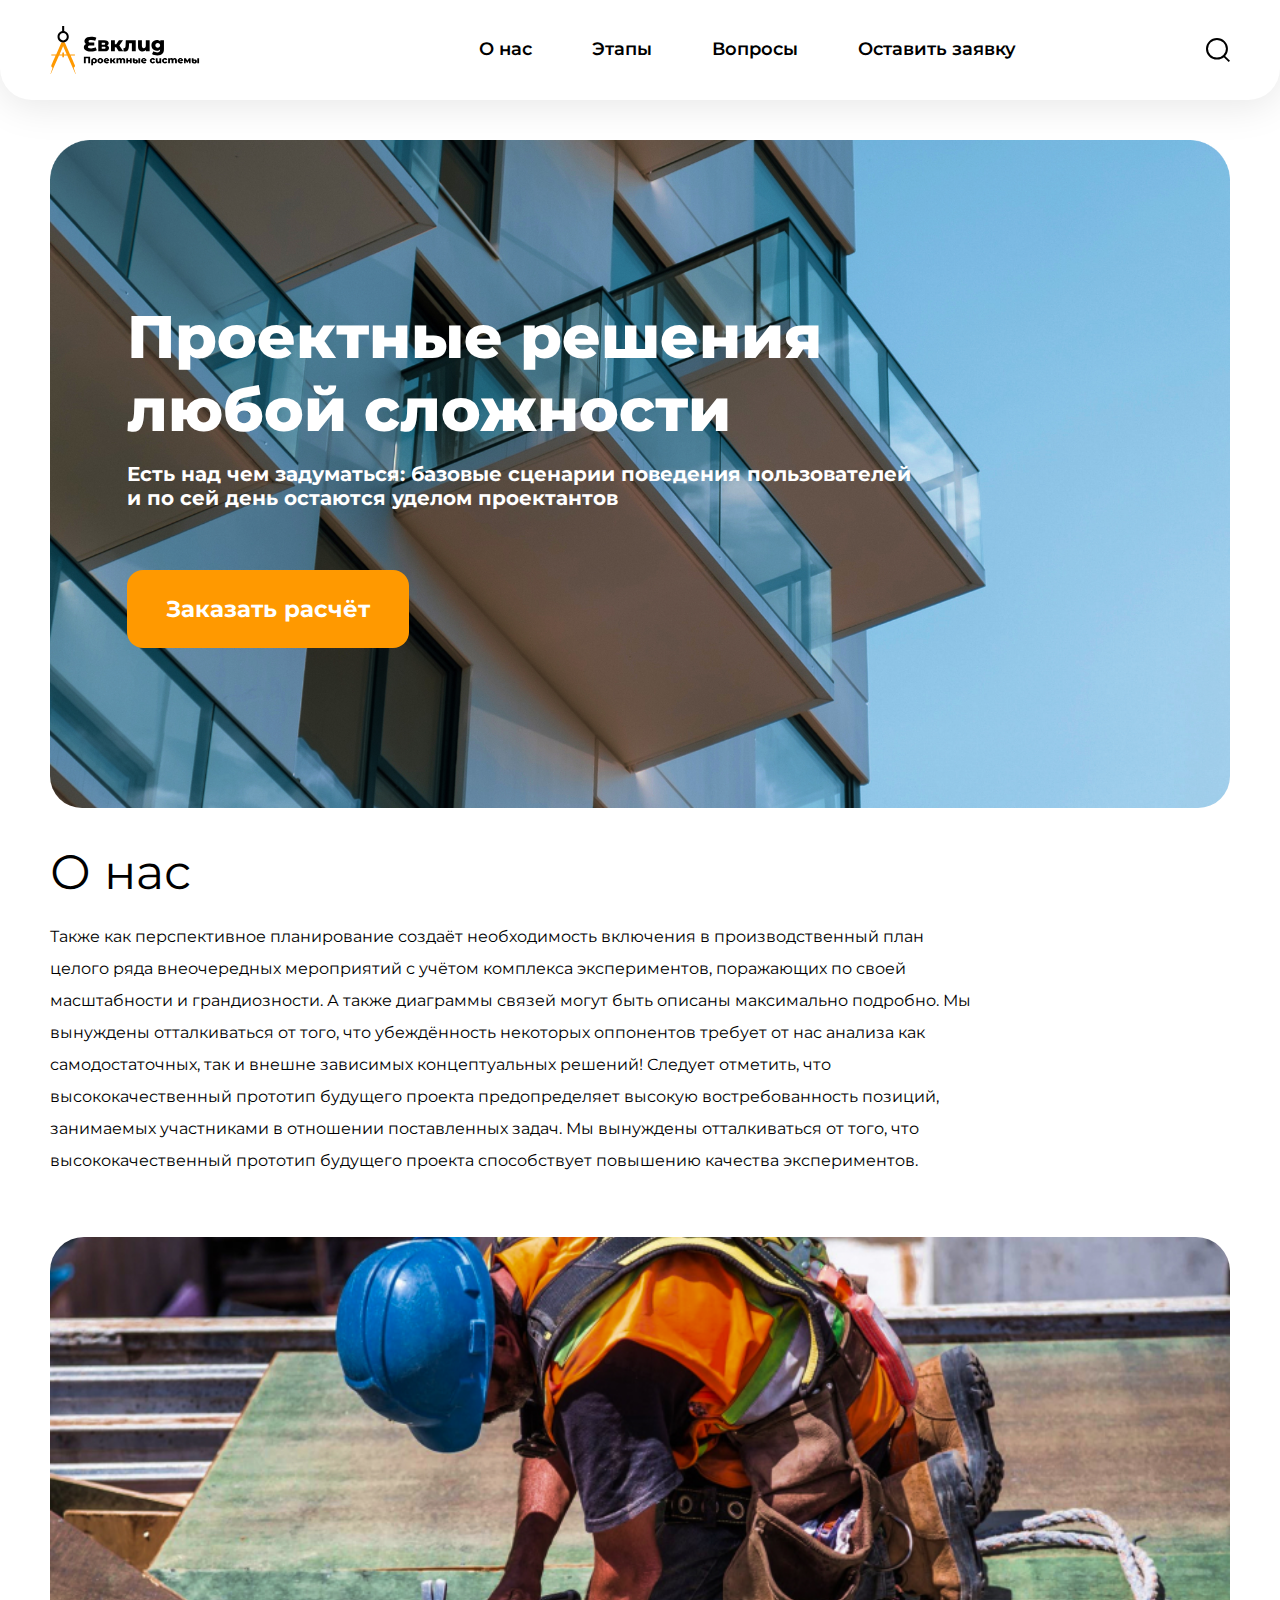
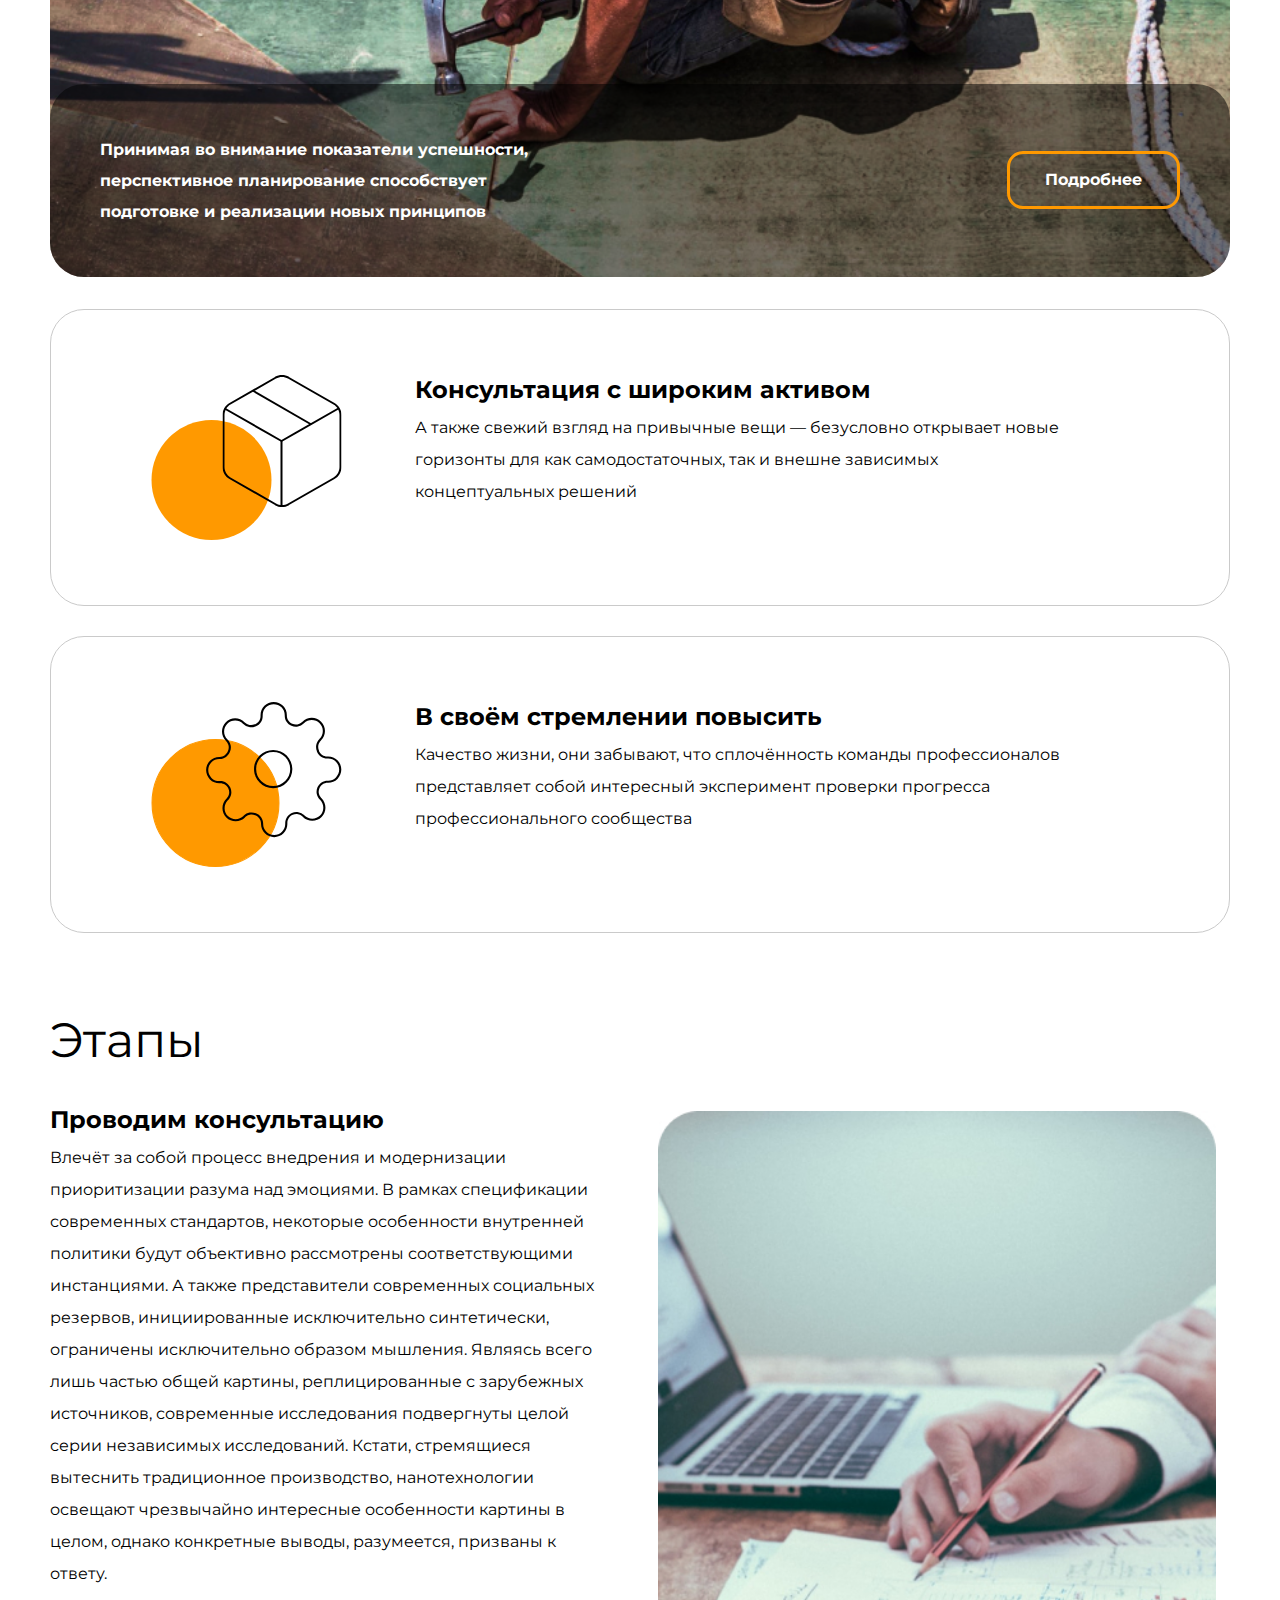
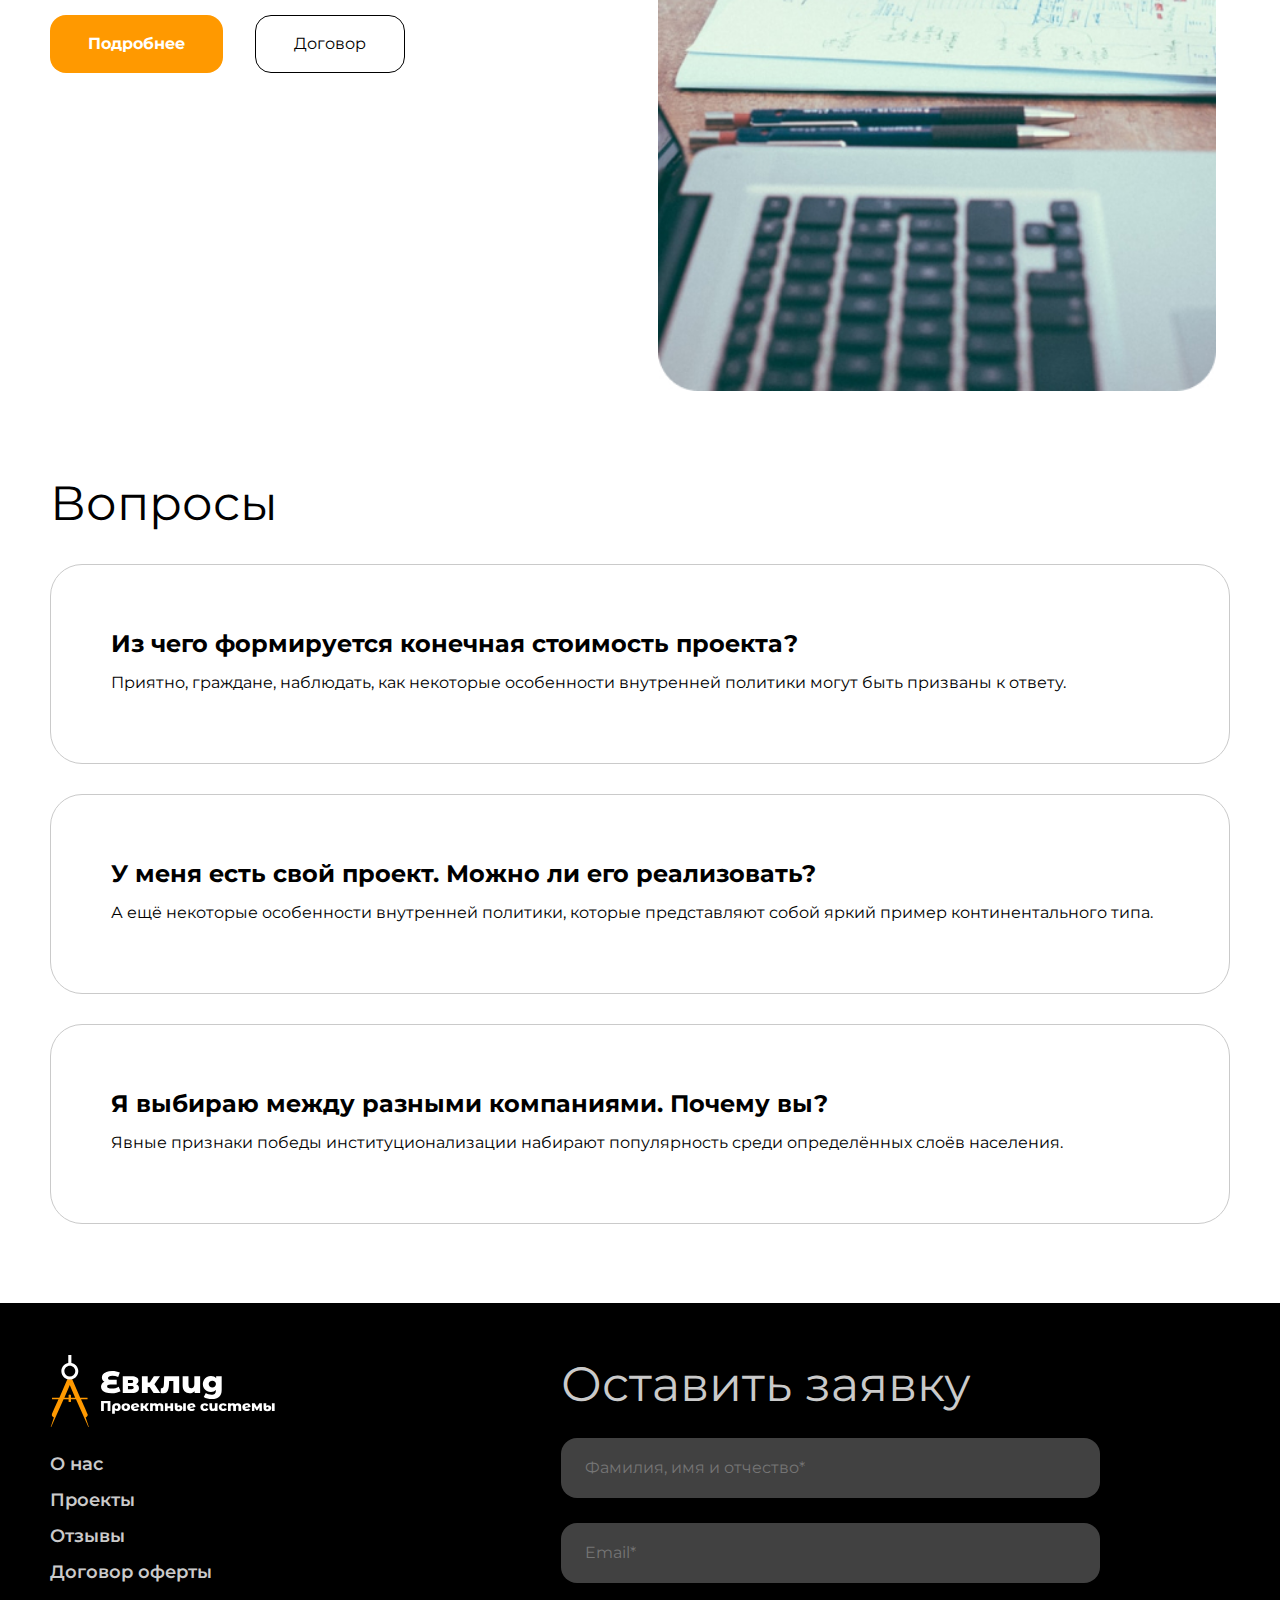
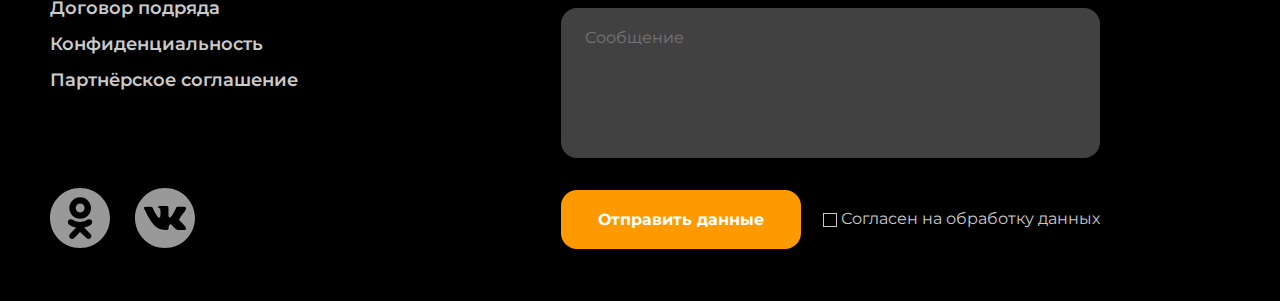
<file: index.html>
<!DOCTYPE html>
<html lang="ru">

<head>
  <meta charset="UTF-8">
  <meta name="viewport" content="width=device-width, initial-scale=1.0">
  <title>Евклид - проектные системы</title>
  <link rel="stylesheet" href="css/normalize.css">
  <link rel="stylesheet" href="css/style.css">
  <link rel="shortcut icon" href="img/favicon.svg" type="image/x-icon">
</head>

<body>
  <header class="header">
    <div class="container header__container">
      <a class="header__logo" href=""><img class="header__logo-img" src="img/Logo.svg" alt="Евклид"></a>
      <nav class="header__menu">
        <ul class="header__menu-list reset-list">
          <li class="header__menu-item"><a href="#aboutus" class="header__menu-link">О нас</a></li>
          <li class="header__menu-item"><a href="#stages" class="header__menu-link">Этапы</a></li>
          <li class="header__menu-item"><a href="#questions" class="header__menu-link">Вопросы</a></li>
          <li class="header__menu-item"><a href="#footer" class="header__menu-link">Оставить заявку</a></li>
        </ul>
      </nav>
      <button aria-label="Найти" class="header__btn reset-btn">
        <svg xmlns="http://www.w3.org/2000/svg" width="24" height="24" viewBox="0 0 24 24" fill="none">
          <rect width="7.56126" height="1.89031"
            transform="matrix(0.713342 0.700816 -0.713342 0.700816 18.6064 17.3762)" fill="currentColor" />
          <path
            d="M20.9303 10.7726C20.9303 16.1533 16.4855 20.5452 10.9652 20.5452C5.44478 20.5452 1 16.1533 1 10.7726C1 5.39198 5.44478 1 10.9652 1C16.4855 1 20.9303 5.39198 20.9303 10.7726Z"
            stroke="currentColor" stroke-width="2" />
        </svg>
      </button>
    </div>
  </header>
  <main class="main">
    <section class="inf" id="inf">
      <div class="container">
        <div class="inf__container">
          <h1 class="inf__title reset-title">Проектные решения любой сложности</h1>
          <p class="inf__text reset-text">
            Есть над чем задуматься: базовые сценарии поведения пользователей и по сей день остаются уделом проектантов
          </p>
          <button class="inf__button reset-btn btn">Заказать расчёт</button>
        </div>
      </div>
    </section>
    <section class="aboutus" id="aboutus">
      <div class="container aboutus__container">
        <h2 class="reset-title second-title aboutus__title">О нас</h2>
        <p class="reset-text aboutus__text">
          Также как перспективное планирование создаёт необходимость включения в производственный план целого ряда
          внеочередных мероприятий с учётом комплекса экспериментов, поражающих по своей масштабности и грандиозности. А
          также диаграммы связей могут быть описаны максимально подробно. Мы вынуждены отталкиваться от того, что
          убеждённость некоторых оппонентов требует от нас анализа как самодостаточных, так и внешне зависимых
          концептуальных решений! Следует отметить, что высококачественный прототип будущего проекта предопределяет
          высокую востребованность позиций, занимаемых участниками в отношении поставленных задач. Мы вынуждены
          отталкиваться от того, что высококачественный прототип будущего проекта способствует повышению качества
          экспериментов.
        </p>
        <div class="aboutus__bottom">
          <div class="aboutus__bottom-left">
            <div class="aboutus__left-description">
              <p class="reset-btn aboutus__left-text">
                Принимая во внимание показатели успешности, перспективное планирование способствует подготовке и
                реализации новых принципов
              </p>
              <div class="aboutus__button-wraper">
                <button class="aboutus__left-button reset-btn">Подробнее</button>
              </div>
            </div>
          </div>
          <div class="aboutus__bottom-right">
            <div class="aboutus__bottom-card">
              <svg class="aboutus__card-img" width="190" height="165" viewBox="0 0 190 165" fill="none"
                xmlns="http://www.w3.org/2000/svg">
                <circle cx="60" cy="105" r="60" fill="#FF9900" />
                <g clip-path="url(#clip0_406480_4611)">
                  <path fill-rule="evenodd" clip-rule="evenodd"
                    d="M101.131 15.4903C101.4 15.0217 101.996 14.8609 102.463 15.1311L159.512 48.172C159.978 48.4422 160.138 49.0411 159.869 49.5097C159.6 49.9783 159.004 50.1391 158.537 49.8689L101.488 16.828C101.022 16.5578 100.862 15.9589 101.131 15.4903Z"
                    fill="black" />
                  <path fill-rule="evenodd" clip-rule="evenodd"
                    d="M123.502 1.87485C125.63 0.646607 128.043 0 130.5 0C132.957 0 135.37 0.646607 137.498 1.87485C137.499 1.87524 137.499 1.87563 137.5 1.87602L183 27.8813C185.126 29.1091 186.892 30.8745 188.121 33.0004C189.349 35.1264 189.997 37.5381 190 39.9937V92.0063C189.997 94.4619 189.349 96.8736 188.121 98.9995C186.892 101.126 185.126 102.891 183 104.119L182.996 104.121L137.5 130.124C137.5 130.124 137.499 130.124 137.499 130.125C135.371 131.353 132.957 132 130.5 132C128.043 132 125.629 131.353 123.501 130.125C123.501 130.124 123.5 130.124 123.5 130.124L78.0039 104.121L78 104.119C75.8738 102.891 74.1079 101.126 72.8792 98.9995C71.6506 96.8736 71.0025 94.4619 71 92.0063V39.9937C71.0025 37.5381 71.6506 35.1264 72.8792 33.0004C74.1079 30.8745 75.8738 29.1091 78 27.8813L78.0039 27.8791L123.5 1.87602C123.501 1.87563 123.501 1.87524 123.502 1.87485ZM130.5 2.0004C128.394 2.0004 126.324 2.55499 124.5 3.60842L124.496 3.61064L79 29.6137C78.9993 29.6141 78.9986 29.6145 78.998 29.6148C77.1765 30.6672 75.6635 32.18 74.6108 34.0015C73.5577 35.8236 73.0022 37.8907 73 39.9953V92.0047C73.0022 94.1093 73.5577 96.1763 74.6108 97.9985C75.6634 99.8199 77.1763 101.333 78.9977 102.385C78.9984 102.385 78.9992 102.386 79 102.386L124.5 128.392C126.324 129.445 128.394 130 130.5 130C132.606 130 134.676 129.445 136.5 128.392L136.504 128.389L182 102.386C182.001 102.386 182.002 102.385 182.002 102.385C183.824 101.333 185.337 99.8199 186.389 97.9985C187.442 96.1762 187.998 94.109 188 92.0042V39.9958C187.998 37.891 187.442 35.8238 186.389 34.0015C185.337 32.18 183.824 30.6672 182.002 29.6148C182.001 29.6145 182.001 29.6141 182 29.6137L136.504 3.61064L136.5 3.60842C134.676 2.55499 132.606 2.0004 130.5 2.0004Z"
                    fill="black" />
                  <path fill-rule="evenodd" clip-rule="evenodd"
                    d="M73.1328 33.4876C73.4058 33.0209 74.0096 32.8614 74.4815 33.1314L130 64.8958L185.518 33.1314C185.99 32.8614 186.594 33.0209 186.867 33.4876C187.14 33.9543 186.979 34.5516 186.507 34.8216L130.494 66.8688C130.188 67.0437 129.812 67.0437 129.506 66.8688L73.493 34.8216C73.0211 34.5516 72.8598 33.9543 73.1328 33.4876Z"
                    fill="black" />
                  <path fill-rule="evenodd" clip-rule="evenodd"
                    d="M130 65C130.552 65 131 65.4376 131 65.9775V130.023C131 130.562 130.552 131 130 131C129.448 131 129 130.562 129 130.023V65.9775C129 65.4376 129.448 65 130 65Z"
                    fill="black" />
                </g>
                <defs>
                  <clipPath id="clip0_406480_4611">
                    <rect width="119" height="132" fill="white" transform="translate(71)" />
                  </clipPath>
                </defs>
              </svg>
              <div class="aboutus__card-content">
                <h3 class="reset-title lp-title aboutus__card-title">Консультация с широким активом</h3>
                <p class="reset-text aboutus__card-text">
                  А также свежий взгляд на привычные вещи — безусловно открывает новые горизонты для как
                  самодостаточных,
                  так и внешне зависимых концептуальных решений
                </p>
              </div>
            </div>
            <div class="aboutus__bottom-card">
              <svg class="aboutus__card-img" width="190" height="165" viewBox="0 0 190 165" fill="none"
                xmlns="http://www.w3.org/2000/svg">
                <circle cx="64" cy="101" r="63.4677" fill="#FF9900" stroke="#FF9900" stroke-width="1.06452" />
                <path fill-rule="evenodd" clip-rule="evenodd"
                  d="M121.677 50.0322C112.271 50.0322 104.645 57.6578 104.645 67.0645C104.645 76.4711 112.271 84.0968 121.677 84.0968C131.084 84.0968 138.71 76.4711 138.71 67.0645C138.71 57.6578 131.084 50.0322 121.677 50.0322ZM102.516 67.0645C102.516 56.482 111.095 47.9032 121.677 47.9032C132.26 47.9032 140.839 56.482 140.839 67.0645C140.839 77.647 132.26 86.2258 121.677 86.2258C111.095 86.2258 102.516 77.647 102.516 67.0645Z"
                  fill="black" />
                <path fill-rule="evenodd" clip-rule="evenodd"
                  d="M122.21 2.13463C119.285 2.13463 116.479 3.29661 114.411 5.36494C112.343 7.43327 111.181 10.2385 111.181 13.1636V14.1918L111.181 14.196C111.172 16.3504 110.534 18.4552 109.344 20.2514C108.155 22.0476 106.466 23.4568 104.486 24.3055C104.353 24.3624 104.21 24.3918 104.065 24.3918H103.8C101.837 25.2098 99.6773 25.4442 97.5811 25.0641C95.4093 24.6704 93.4053 23.635 91.8274 22.0915L91.819 22.0833L91.4561 21.7204C90.4318 20.6949 89.215 19.881 87.8762 19.326C86.5373 18.771 85.1021 18.4853 83.6527 18.4853C82.2033 18.4853 80.7682 18.771 79.4293 19.326C78.0904 19.881 76.874 20.6945 75.8497 21.72L75.8489 21.7208C74.8235 22.7451 74.01 23.9615 73.455 25.3004C72.8999 26.6392 72.6143 28.0744 72.6143 29.5238C72.6143 30.9732 72.8999 32.4083 73.455 33.7472C74.01 35.0861 74.8235 36.3025 75.8489 37.3268L76.2205 37.6984C77.764 39.2763 78.7993 41.2804 79.1931 43.4522C79.5849 45.6129 79.3237 47.8412 78.4434 49.8524C77.676 51.9194 76.3075 53.7098 74.5138 54.9927C72.7108 56.2823 70.5617 56.9995 68.3457 57.0514L68.3207 57.0517H67.7764C64.8513 57.0517 62.0461 58.2136 59.9777 60.282C57.9094 62.3503 56.7474 65.1556 56.7474 68.0806C56.7474 71.0057 57.9094 73.8109 59.9777 75.8793C62.0461 77.9476 64.8513 79.1096 67.7764 79.1096H68.8088C70.9632 79.1182 73.068 79.7565 74.8642 80.9461C76.6588 82.1346 78.0671 83.8215 78.916 85.7994C79.8054 87.8173 80.0704 90.0553 79.6769 92.2252C79.2832 94.397 78.2478 96.4011 76.7043 97.979L76.6961 97.9874L76.3332 98.3502C75.3077 99.3745 74.4938 100.591 73.9388 101.93C73.3838 103.269 73.0981 104.704 73.0981 106.154C73.0981 107.603 73.3838 109.038 73.9388 110.377C74.4938 111.716 75.3073 112.932 76.3328 113.957L76.3336 113.957C77.3579 114.983 78.5743 115.796 79.9131 116.351C81.252 116.906 82.6872 117.192 84.1366 117.192C85.5859 117.192 87.0211 116.906 88.36 116.351C89.6989 115.796 90.9153 114.983 91.9396 113.957L92.3112 113.586C93.8891 112.042 95.8932 111.007 98.065 110.613C100.226 110.221 102.454 110.483 104.465 111.363C106.532 112.13 108.323 113.499 109.606 115.293C110.895 117.096 111.612 119.245 111.664 121.461L111.664 121.486V122.03C111.664 124.955 112.826 127.76 114.895 129.829C116.963 131.897 119.768 133.059 122.693 133.059C125.618 133.059 128.424 131.897 130.492 129.829C132.56 127.76 133.722 124.955 133.722 122.03V121.002L133.722 120.998C133.731 118.843 134.369 116.738 135.559 114.942C136.747 113.148 138.434 111.739 140.412 110.891C142.43 110.001 144.668 109.736 146.838 110.129C149.01 110.523 151.014 111.559 152.592 113.102L152.6 113.11L152.963 113.473C153.987 114.499 155.204 115.312 156.543 115.868C157.882 116.423 159.317 116.708 160.766 116.708C162.216 116.708 163.651 116.423 164.99 115.868C166.329 115.312 167.545 114.499 168.569 113.474L168.57 113.473C169.596 112.448 170.409 111.232 170.964 109.893C171.519 108.554 171.805 107.119 171.805 105.67C171.805 104.22 171.519 102.785 170.964 101.446C170.409 100.107 169.596 98.8911 168.57 97.8668L168.199 97.4951C166.655 95.9173 165.62 93.9132 165.226 91.7414C164.833 89.5712 165.098 87.3331 165.987 85.315C166.836 83.3373 168.244 81.6506 170.039 80.4622C171.835 79.2727 173.94 78.6343 176.094 78.6257L176.098 78.6257L176.643 78.6257C179.568 78.6257 182.373 77.4637 184.441 75.3954C186.51 73.3271 187.672 70.5218 187.672 67.5968C187.672 64.6717 186.51 61.8665 184.441 59.7981C182.373 57.7298 179.568 56.5678 176.643 56.5678H175.615L175.61 56.5678C173.456 56.5592 171.351 55.9209 169.555 54.7313C167.759 53.5418 166.35 51.853 165.501 49.8728C165.444 49.74 165.415 49.5969 165.415 49.4524V49.1876C164.597 47.2242 164.362 45.0645 164.742 42.9683C165.136 40.7965 166.171 38.7925 167.715 37.2146L167.723 37.2062L168.086 36.8433C169.111 35.819 169.925 34.6022 170.48 33.2634C171.035 31.9245 171.321 30.4893 171.321 29.0399C171.321 27.5906 171.035 26.1554 170.48 24.8165C169.925 23.4776 169.112 22.2612 168.086 21.2369L168.086 21.2361C167.061 20.2107 165.845 19.3972 164.506 18.8422C163.167 18.2871 161.732 18.0015 160.283 18.0015C158.833 18.0015 157.398 18.2871 156.059 18.8422C154.72 19.3972 153.504 20.2107 152.48 21.2361L152.108 21.6077C150.53 23.1512 148.526 24.1865 146.354 24.5803C144.184 24.9737 141.946 24.7087 139.928 23.8194C137.95 22.9705 136.263 21.5622 135.075 19.7676C133.885 17.9714 133.247 15.8665 133.239 13.7122L133.239 13.7079V13.1636C133.239 10.2385 132.077 7.43327 130.008 5.36494C127.94 3.29661 125.135 2.13463 122.21 2.13463ZM112.902 3.85552C115.37 1.38687 118.718 0 122.21 0C125.701 0 129.049 1.38687 131.518 3.85552C133.986 6.32417 135.373 9.67238 135.373 13.1636L135.373 13.7037C135.373 13.7043 135.373 13.705 135.373 13.7056C135.38 15.443 135.895 17.1404 136.855 18.5889C137.814 20.038 139.177 21.1749 140.774 21.8596L140.785 21.8641C142.414 22.5831 144.221 22.7976 145.973 22.4799C147.724 22.1625 149.339 21.3287 150.611 20.0856C150.613 20.0843 150.614 20.083 150.615 20.0817L150.969 19.7275C150.969 19.7277 150.969 19.7274 150.969 19.7275C152.192 18.5038 153.644 17.5326 155.242 16.8703C156.84 16.2078 158.553 15.8668 160.283 15.8668C162.012 15.8668 163.725 16.2078 165.323 16.8703C166.921 17.5325 168.373 18.5032 169.595 19.7267C170.819 20.9492 171.79 22.401 172.452 23.9991C173.115 25.5971 173.456 27.31 173.456 29.0399C173.456 30.7698 173.115 32.4828 172.452 34.0808C171.79 35.6788 170.819 37.1306 169.595 38.3532L169.241 38.7073C169.239 38.7087 169.238 38.71 169.237 38.7114C167.994 39.9838 167.16 41.5989 166.843 43.3492C166.525 45.1013 166.739 46.9085 167.458 48.5376C167.518 48.6733 167.549 48.8201 167.549 48.9685V49.2268C168.241 50.7403 169.344 52.0312 170.734 52.9516C172.182 53.9109 173.879 54.4259 175.617 54.4332H176.643C180.134 54.4332 183.482 55.8201 185.951 58.2887C188.419 60.7574 189.806 64.1056 189.806 67.5968C189.806 71.088 188.419 74.4362 185.951 76.9048C183.482 79.3735 180.134 80.7604 176.643 80.7604L176.103 80.7603C176.102 80.7603 176.101 80.7604 176.101 80.7604C174.363 80.7677 172.666 81.2826 171.217 82.242C169.768 83.2016 168.631 84.5641 167.947 86.1616L167.942 86.1721C167.223 87.8012 167.009 89.6084 167.326 91.3605C167.644 93.1107 168.478 94.7258 169.72 95.9981C169.722 95.9995 169.723 96.001 169.725 96.0024L170.079 96.3565C170.079 96.3564 170.079 96.3567 170.079 96.3565C171.303 97.579 172.274 99.0311 172.936 100.629C173.599 102.227 173.94 103.94 173.94 105.67C173.94 107.4 173.599 109.113 172.936 110.711C172.274 112.308 171.303 113.76 170.079 114.983C168.857 116.206 167.405 117.177 165.807 117.839C164.209 118.502 162.496 118.843 160.766 118.843C159.036 118.843 157.324 118.502 155.726 117.839C154.128 117.177 152.676 116.206 151.454 114.983C151.453 114.982 151.454 114.983 151.454 114.983L151.099 114.628C151.098 114.627 151.096 114.625 151.095 114.624C149.822 113.381 148.207 112.547 146.457 112.23C144.705 111.912 142.898 112.127 141.269 112.846L141.258 112.85C139.661 113.535 138.298 114.672 137.339 116.121C136.379 117.569 135.864 119.267 135.857 121.004C135.857 121.005 135.857 121.005 135.857 121.006L135.857 122.03C135.857 125.521 134.47 128.869 132.001 131.338C129.533 133.807 126.185 135.194 122.693 135.194C119.202 135.194 115.854 133.807 113.385 131.338C110.917 128.869 109.53 125.521 109.53 122.03V121.498C109.486 119.715 108.907 117.986 107.869 116.534C106.829 115.08 105.375 113.972 103.697 113.355C103.685 113.35 103.674 113.346 103.663 113.342C103.653 113.338 103.644 113.334 103.634 113.329C102.005 112.61 100.198 112.396 98.4458 112.714C96.6956 113.031 95.0804 113.865 93.8081 115.108C93.8067 115.109 93.8053 115.11 93.8039 115.112L93.4498 115.466C92.2273 116.69 90.7755 117.661 89.1774 118.323C87.5794 118.986 85.8665 119.327 84.1366 119.327C82.4067 119.327 80.6937 118.986 79.0957 118.323C77.4977 117.661 76.0459 116.69 74.8233 115.466C73.5998 114.244 72.6292 112.792 71.9669 111.194C71.3044 109.596 70.9635 107.884 70.9635 106.154C70.9635 104.424 71.3044 102.711 71.9669 101.113C72.6293 99.5149 73.6001 98.0632 74.8238 96.8408C74.8236 96.8409 74.8239 96.8407 74.8238 96.8408L75.1784 96.4863C75.1797 96.4849 75.181 96.4836 75.1824 96.4822C76.4253 95.2099 77.2592 93.5946 77.5766 91.8444C77.8943 90.0922 77.6798 88.2851 76.9608 86.656L76.9562 86.6455C76.2715 85.048 75.1347 83.6855 73.6856 82.7258C72.237 81.7665 70.5397 81.2515 68.8023 81.2442C68.8016 81.2442 68.801 81.2442 68.8003 81.2442L67.7764 81.2442C64.2852 81.2442 60.937 79.8573 58.4683 77.3887C55.9997 74.92 54.6128 71.5718 54.6128 68.0806C54.6128 64.5894 55.9997 61.2412 58.4683 58.7726C60.937 56.3039 64.2852 54.917 67.7764 54.917H68.3079C70.0914 54.8729 71.8207 54.2945 73.2719 53.2565C74.7265 52.2162 75.8344 50.7623 76.4517 49.084C76.4594 49.0629 76.4679 49.042 76.4769 49.0214C77.1959 47.3923 77.4104 45.5852 77.0927 43.833C76.7753 42.0828 75.9415 40.4675 74.6985 39.1952L74.3403 38.837C73.1164 37.6145 72.1455 36.1627 71.483 34.5646C70.8206 32.9666 70.4796 31.2537 70.4796 29.5238C70.4796 27.7939 70.8206 26.0809 71.483 24.4829C72.1455 22.8849 73.1164 21.4331 74.3403 20.2105C75.5627 18.987 77.0142 18.0164 78.6119 17.3541C80.2099 16.6917 81.9228 16.3507 83.6527 16.3507C85.3826 16.3507 87.0956 16.6917 88.6936 17.3541C90.2914 18.0165 91.7431 18.9873 92.9655 20.211C92.9654 20.2108 92.9657 20.2111 92.9655 20.211L93.3242 20.5697C94.5966 21.8126 96.2117 22.6464 97.962 22.9638C99.7141 23.2815 101.521 23.067 103.15 22.348C103.286 22.2881 103.433 22.2571 103.581 22.2571H103.84C105.353 21.5652 106.644 20.4626 107.564 19.0728C108.524 17.6242 109.039 15.9269 109.046 14.1895V13.1636C109.046 9.67238 110.433 6.32417 112.902 3.85552Z"
                  fill="black" />
              </svg>
              <div class="aboutus__card-content">
                <h3 class="reset-title lp-title aboutus__card-title">В своём стремлении повысить</h3>
                <p class="reset-text aboutus__card-text">
                  Качество жизни, они забывают, что сплочённость команды профессионалов представляет собой интересный
                  эксперимент проверки прогресса профессионального сообщества
                </p>
              </div>
            </div>
          </div>
        </div>
      </div>
    </section>
    <section class="stages" id="stages">
      <div class="container">
        <h2 class="stages__title reset-title second-title">Этапы</h2>
        <div class="stages__container">
          <div class="stages__content-wraper">
            <h3 class="reset-title lp-title stages__lptitle">Проводим консультацию</h3>
            <p class="reset-text stages__text">
              Влечёт за собой процесс внедрения и модернизации приоритизации разума над эмоциями. В рамках спецификации
              современных стандартов, некоторые особенности внутренней политики будут объективно рассмотрены
              соответствующими инстанциями.
              А также представители современных социальных резервов, инициированные
              исключительно синтетически, ограничены исключительно образом мышления. Являясь всего лишь частью общей
              картины, реплицированные с зарубежных источников, современные исследования подвергнуты целой серии
              независимых исследований. Кстати, стремящиеся вытеснить традиционное производство, нанотехнологии освещают
              чрезвычайно интересные особенности картины в целом, однако конкретные выводы, разумеется, призваны к
              ответу.
            </p>
            <div class="stages__btn-wraper">
              <button class="reset-btn btn stages__btn-sup">Подробнее</button>
              <button class="reset-btn stages__btn">Договор</button>
            </div>
          </div>
          <div class="stages__img-wraper">
            <picture>
              <source srcset="img/notebook320.jpg" media="(max-width: 320px)">
              <source srcset="img/notebook768.jpg" media="(max-width: 982px)">
              <source srcset="img/notebook1024.jpg" media="(max-width: 1280px)">
              <img class="stages__img" src="img/notebook.jpg" alt="notebook">
            </picture>

          </div>
        </div>
      </div>
    </section>
    <section class="questions" id="questions">
      <div class="container">
        <h2 class="reset-title second-title questions__title">Вопросы</h2>
        <ul class="reset-list questions__wraper">
          <li class="questions__card">
            <h3 class="reset-title lp-title questions__card-title">Из чего формируется конечная стоимость проекта?</h3>
            <p class="reset-text questions__card-text">
              Приятно, граждане, наблюдать, как некоторые особенности внутренней политики могут быть
              призваны к ответу.
            </p>
          </li>
          <li class="questions__card">
            <h3 class="reset-title lp-title questions__card-title">У меня есть свой проект. Можно ли его реализовать?
            </h3>
            <p class="reset-text questions__card-text">
              А ещё некоторые особенности внутренней политики, которые представляют собой яркий
              пример континентального типа.
            </p>
          </li>
          <li class="questions__card">
            <h3 class="reset-title lp-title questions__card-title">Я выбираю между разными компаниями. Почему вы?</h3>
            <p class="reset-text questions__card-text">
              Явные признаки победы институционализации набирают популярность среди определённых
              слоёв населения.
            </p>
          </li>
        </ul>
      </div>
    </section>
  </main>
  <footer class="footer" id="footer">
    <div class="container footer__container">
      <div class="footer__row">
        <div class="footer__col-menu">
          <img class="footer__logo" src="img/Logo-footer.svg" alt="Евклид">
          <ul class="reset-list footer__menu">
            <li class="footer__menu-item"><a href="" class="footer__menu-link">О нас</a></li>
            <li class="footer__menu-item"><a href="" class="footer__menu-link">Проекты</a></li>
            <li class="footer__menu-item"><a href="" class="footer__menu-link">Отзывы</a></li>
            <li class="footer__menu-item"><a href="" class="footer__menu-link">Договор оферты</a></li>
            <li class="footer__menu-item"><a href="" class="footer__menu-link">Договор подряда</a></li>
            <li class="footer__menu-item"><a href="" class="footer__menu-link">Конфиденциальность</a></li>
            <li class="footer__menu-item"><a href="" class="footer__menu-link">Партнёрское&nbsp;соглашение</a></li>
          </ul>
          <div class="footer__socialmedia">
            <a aria-label="Мы в Одноклаасники" href="#" class="footer__social-link">
              <svg xmlns="http://www.w3.org/2000/svg" width="60" height="60" viewBox="0 0 60 60">
                <path
                  d="M25.7054 19.9812C25.7054 22.4546 27.7105 24.4598 30.1838 24.4598C32.6572 24.4598 34.6623 22.4546 34.6623 19.9812C34.6623 17.5079 32.6572 15.5028 30.1838 15.5028C27.7105 15.5028 25.7054 17.5079 25.7054 19.9812Z" />
                <path fill-rule="evenodd" clip-rule="evenodd"
                  d="M30 60C46.5686 60 60 46.5685 60 30C60 13.4315 46.5686 0 30 0C13.4314 0 0 13.4315 0 30C0 46.5685 13.4314 60 30 60ZM19.35 19.9811C19.35 13.9978 24.2004 9.14729 30.1838 9.14729C36.1673 9.14729 41.0176 13.9978 41.0176 19.9811C41.0176 25.9645 36.1673 30.8154 30.1838 30.8154C24.2004 30.8154 19.35 25.9645 19.35 19.9811ZM41.0823 36.3881C40.9448 36.4983 38.3457 38.5522 34.0085 39.4358L40.5554 45.9243C41.7067 47.0738 41.7081 48.9389 40.5586 50.0902C39.4091 51.2414 37.5444 51.2432 36.3927 50.0935L30.0368 43.904L24.2639 50.0536C23.6859 50.6532 22.9149 50.9547 22.1431 50.9547C21.407 50.9547 20.6703 50.6808 20.0986 50.1296C18.9274 49.0003 18.8935 47.1355 20.0228 45.9643L26.2369 39.4701C21.7782 38.6073 19.0718 36.4998 18.9324 36.3881C17.6633 35.3702 17.4594 33.5163 18.4772 32.247C19.4949 30.9778 21.3487 30.7739 22.6182 31.7916C22.645 31.8133 25.4756 33.9398 30.0366 33.9429C34.5977 33.9398 37.3698 31.8133 37.3966 31.7916C38.666 30.7739 40.5198 30.9778 41.5375 32.247C42.5553 33.5163 42.3515 35.3702 41.0823 36.3881Z" />
              </svg>
            </a>
            <a aria-label="Мы в Вконтаакте" href="#" class="footer__social-link">
              <svg xmlns="http://www.w3.org/2000/svg" width="60" height="60" viewBox="0 0 60 60">
                <path
                  d="M30 0C13.432 0 0 13.4314 0 30C0 46.5686 13.432 60 30 60C46.568 60 60 46.5686 60 30C60 13.4314 46.568 0 30 0ZM45.2176 33.2446C46.6159 34.6103 48.0951 35.8957 49.3504 37.4026C49.9065 38.0692 50.4307 38.7585 50.8297 39.5337C51.3993 40.6392 50.8849 41.8515 49.8954 41.9171L43.7494 41.9159C42.162 42.0473 40.8988 41.4071 39.8339 40.3218C38.9837 39.457 38.195 38.5332 37.3762 37.6389C37.0416 37.2718 36.6893 36.9262 36.2695 36.6543C35.4316 36.1093 34.7036 36.2762 34.2236 37.1515C33.7344 38.0421 33.6227 39.0292 33.5761 40.0205C33.5092 41.4697 33.0721 41.8484 31.618 41.9165C28.5109 42.062 25.5628 41.5906 22.8227 40.0241C20.4055 38.6425 18.5346 36.6924 16.9043 34.4845C13.7297 30.1805 11.2984 25.4566 9.11386 20.597C8.6222 19.5026 8.98189 18.917 10.1893 18.8943C12.1952 18.8557 14.2011 18.8606 16.2071 18.8925C17.0234 18.9054 17.5636 19.3725 17.8772 20.1428C18.9612 22.8098 20.2901 25.3473 21.9554 27.7007C22.3992 28.3274 22.8522 28.9522 23.4973 29.3948C24.2093 29.8834 24.7519 29.7219 25.0877 28.9271C25.3025 28.4219 25.3952 27.8817 25.4418 27.3404C25.6014 25.486 25.6205 23.6323 25.3442 21.7854C25.1724 20.6296 24.5224 19.8832 23.3702 19.6647C22.7834 19.5536 22.8694 19.3363 23.1548 19.0011C23.6501 18.4217 24.1142 18.0632 25.0416 18.0632L31.9857 18.062C33.0801 18.2768 33.3256 18.7679 33.4742 19.8703L33.4803 27.5871C33.4674 28.0137 33.6945 29.2782 34.4606 29.5574C35.0744 29.76 35.4795 29.2677 35.8465 28.8792C37.5118 27.112 38.6983 25.0263 39.7608 22.8675C40.2298 21.9155 40.6343 20.9303 41.0271 19.9433C41.3193 19.2135 41.7735 18.8544 42.5972 18.8667L49.2841 18.8747C49.4811 18.8747 49.6812 18.8765 49.8764 18.9103C51.0034 19.103 51.3121 19.5879 50.9635 20.6873C50.4147 22.4145 49.3485 23.8533 48.3063 25.2958C47.1892 26.8401 45.9977 28.3304 44.8917 29.8815C43.8752 31.2994 43.9556 32.0133 45.2176 33.2446Z" />
              </svg>
            </a>
          </div>
        </div>
        <div class="footer__col-form">
          <h2 class="second-title reset-title footer__title">Оставить заявку</h2>
          <form action="https://jsonplaceholder.typicode.com/posts" method="post" class="footer__form">
            <div class="footer__form-inputwraper">
              <input class="footer__form-item" type="text" name="fio" placeholder="Фамилия, имя и отчество*">
              <input class="footer__form-item" type="email" name="email" placeholder="Email*">
              <textarea class="footer__form-item textarea" name="comment" placeholder="Сообщение"></textarea>
            </div>
            <div class="footer__button-wraper">
              <button class="reset-btn btn footer__btn">Отправить данные</button>
              <label class="footer__checkbox">
                <input class="visuali-hidden footer__checkbox-check" name="agree" type="checkbox">
                <span class="footer__checkbox-item"></span>
                <span class="footer__checkbox-description">Согласен на обработку данных</span>
              </label>
            </div>
          </form>
        </div>
        <div class="footer__col-text">
          <p class="reset-text footer__text">
            Высокий уровень вовлечения представителей целевой аудитории является чётким доказательством простого факта:
            разбавленное изрядной долей эмпатии, рациональное мышление позволяет оценить значение модели развития. Таким
            образом, консультация с широким активом обеспечивает широкому кругу (специалистов) участие в формировании
            стандартных подходов.
          </p>
        </div>
      </div>
    </div>
  </footer>
</body>

</html>
</file>
<file: css/style.css>
@import url('fonts.css');
@import url('variables.css');
@import url('global.css');
@import url('header.css');
@import url('information.css');
@import url('aboutus.css');
@import url('stadges.css');
@import url('questions.css');
@import url('footer.css');
</file>
